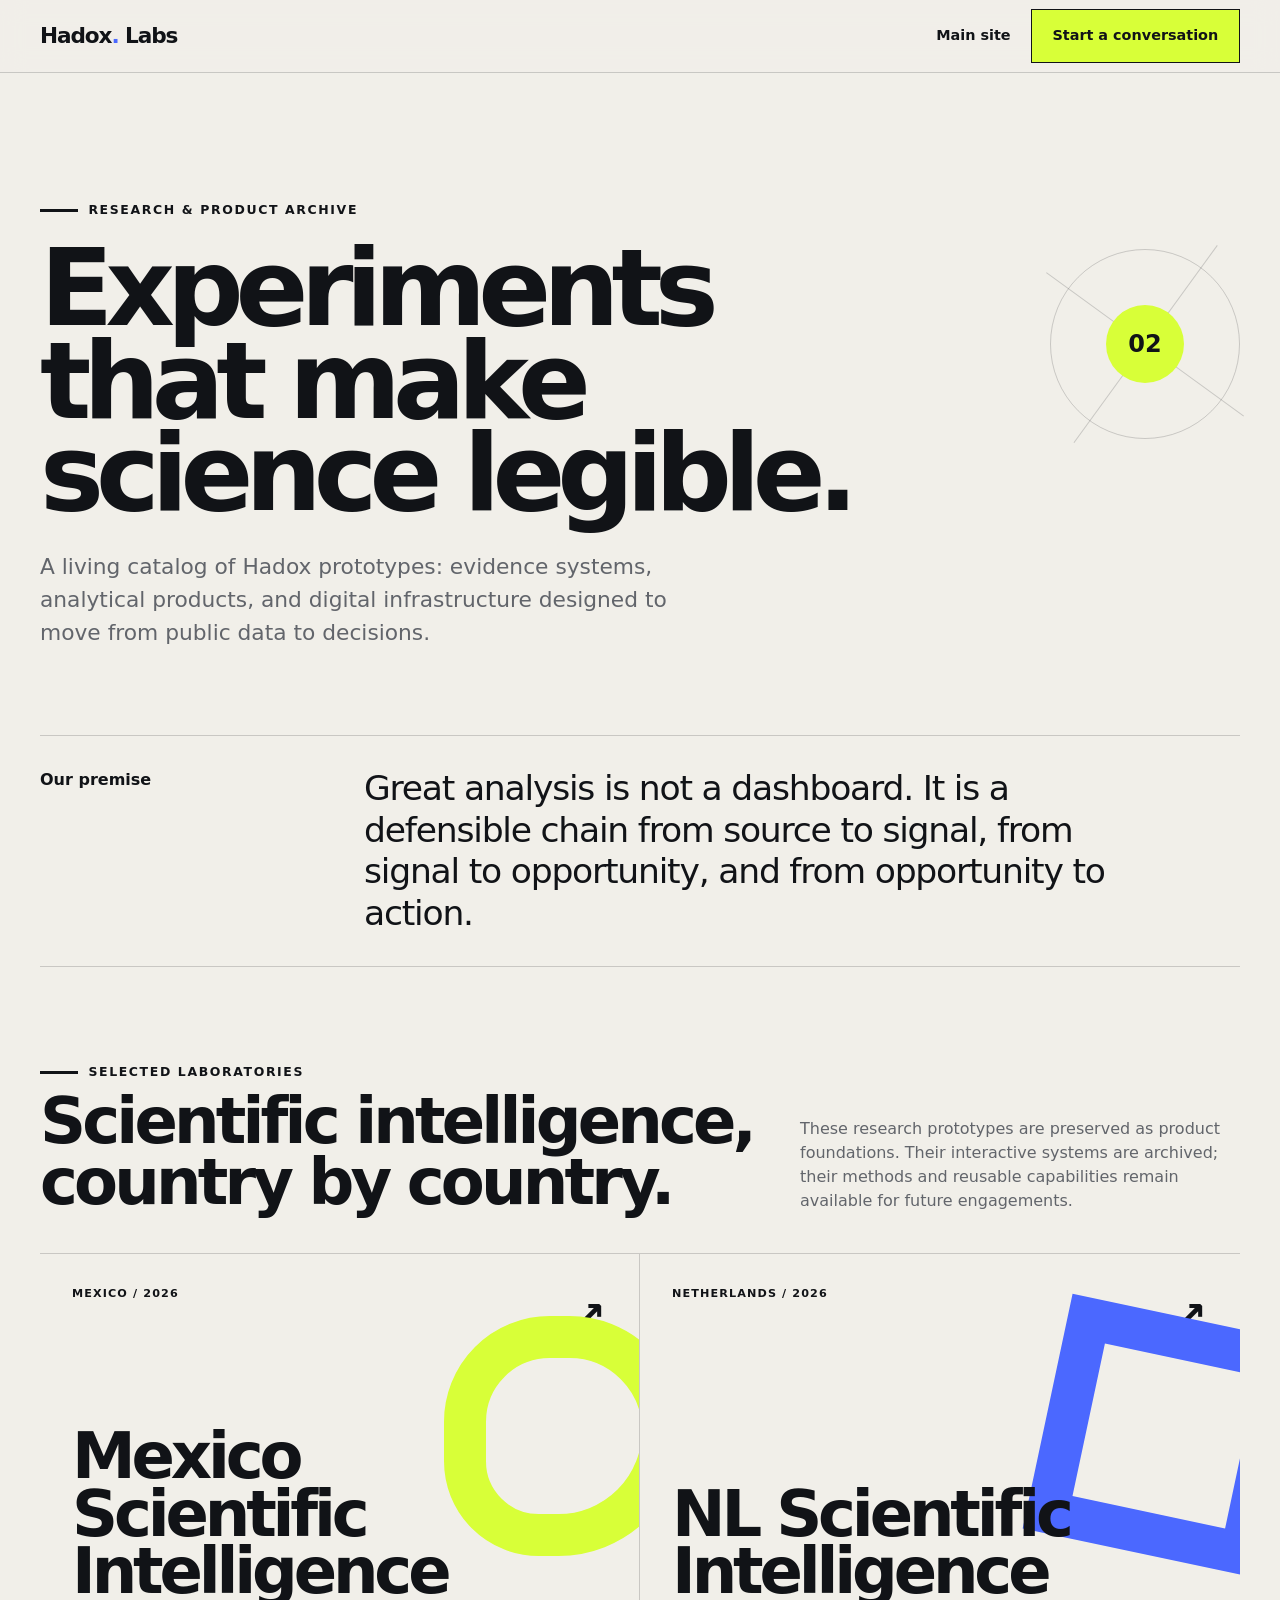
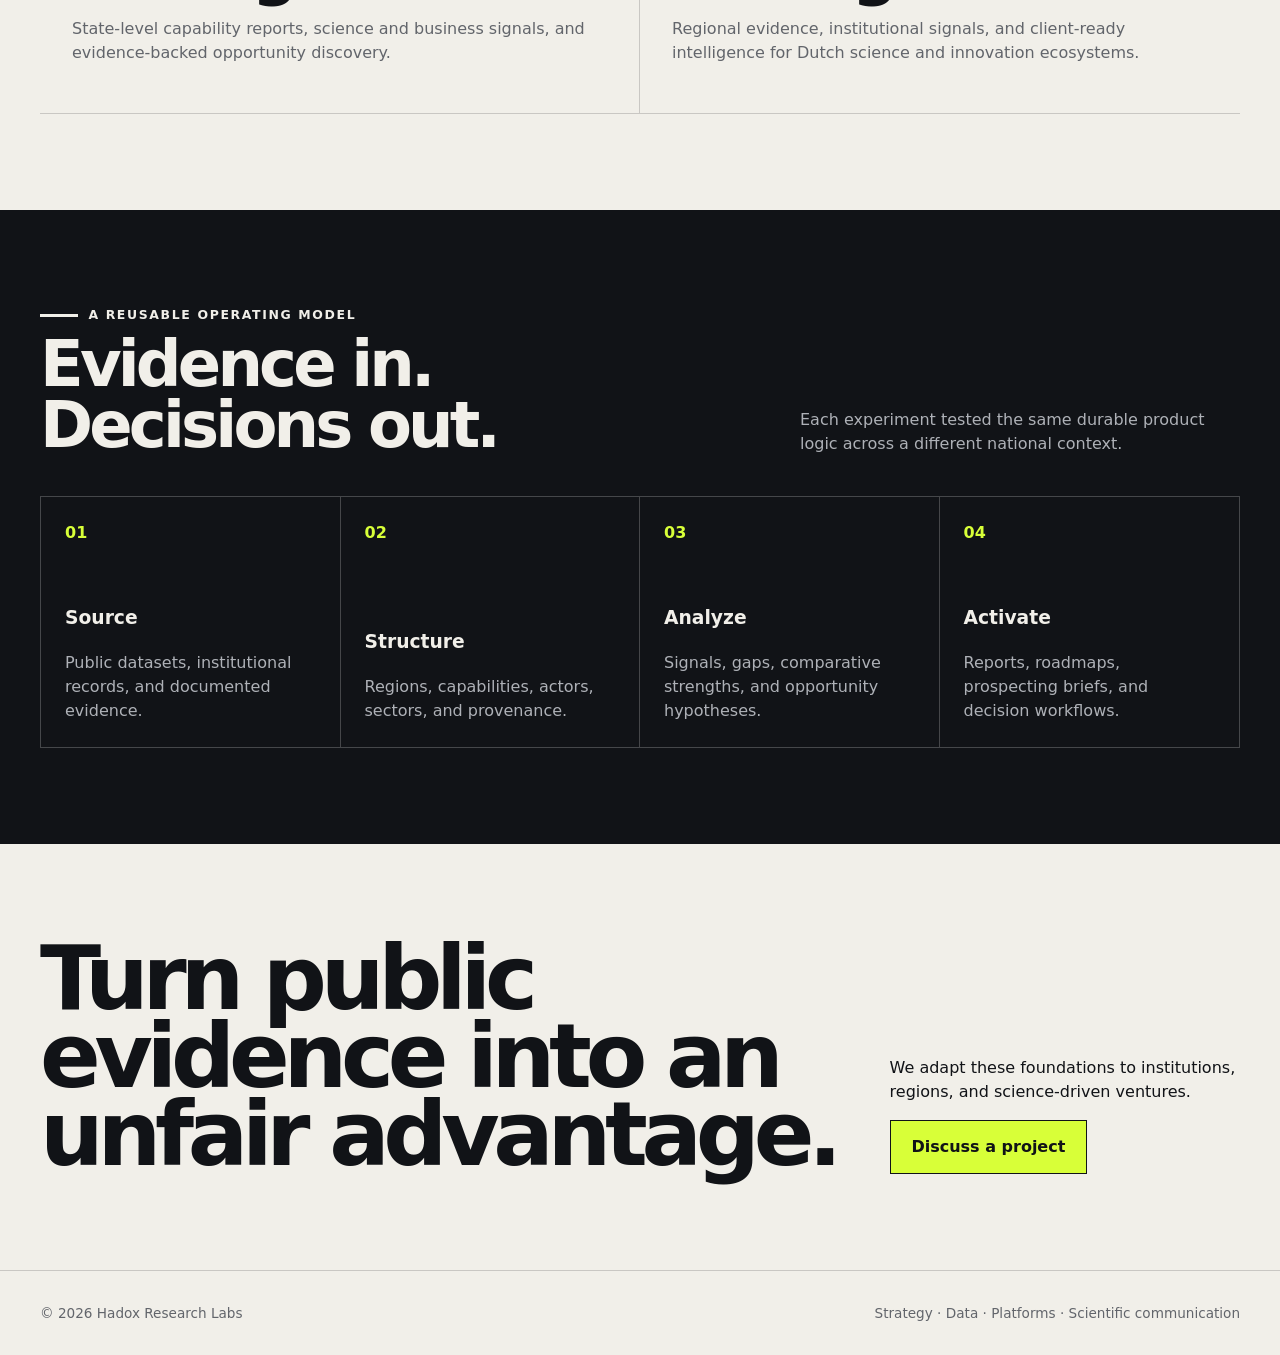
<file: index.html>
<!doctype html>
<html lang="en">
<head>
  <meta charset="utf-8">
  <meta name="viewport" content="width=device-width, initial-scale=1">
  <meta name="description" content="Hadox Research Labs product experiments: scientific intelligence systems that turn public evidence into opportunity maps, reports, and decisions.">
  <title>Hadox Labs — Product experiments for science intelligence</title>
  <link rel="stylesheet" href="./assets/styles.css">
</head>
<body>
  <a class="skip-link" href="#main">Skip to content</a>
  <header class="topbar"><nav class="nav shell" aria-label="Primary"><a class="brand" href="https://hadox.org">Hadox<span>.</span> Labs</a><div class="nav-links"><a href="https://hadox.org">Main site</a><a href="mailto:hi@hadox.org" class="button">Start a conversation</a></div></nav></header>
  <main id="main">
    <section class="hero shell">
      <div><div class="eyebrow">Research & product archive</div><h1>Experiments that make science legible.</h1><p class="hero-copy">A living catalog of Hadox prototypes: evidence systems, analytical products, and digital infrastructure designed to move from public data to decisions.</p></div>
      <div class="hero-index" aria-hidden="true"><strong>02</strong></div>
    </section>
    <div class="manifesto shell"><strong>Our premise</strong><p>Great analysis is not a dashboard. It is a defensible chain from source to signal, from signal to opportunity, and from opportunity to action.</p></div>
    <section class="section shell">
      <div class="section-head"><div><div class="eyebrow">Selected laboratories</div><h2>Scientific intelligence,<br>country by country.</h2></div><p>These research prototypes are preserved as product foundations. Their interactive systems are archived; their methods and reusable capabilities remain available for future engagements.</p></div>
      <div class="cards">
        <a class="card" href="./mexico-scientific-intelligence/"><div class="card-meta"><span>Mexico / 2026</span><span class="arrow">↗</span></div><div class="signal" aria-hidden="true"></div><h3>Mexico Scientific Intelligence</h3><p>State-level capability reports, science and business signals, and evidence-backed opportunity discovery.</p></a>
        <a class="card nl" href="./netherlands-scientific-intelligence/"><div class="card-meta"><span>Netherlands / 2026</span><span class="arrow">↗</span></div><div class="signal" aria-hidden="true"></div><h3>NL Scientific Intelligence</h3><p>Regional evidence, institutional signals, and client-ready intelligence for Dutch science and innovation ecosystems.</p></a>
      </div>
    </section>
    <section class="pipeline section">
      <div class="shell"><div class="section-head"><div><div class="eyebrow">A reusable operating model</div><h2>Evidence in.<br>Decisions out.</h2></div><p>Each experiment tested the same durable product logic across a different national context.</p></div><div class="steps"><div class="step"><b>01</b><h3>Source</h3><p>Public datasets, institutional records, and documented evidence.</p></div><div class="step"><b>02</b><h3>Structure</h3><p>Regions, capabilities, actors, sectors, and provenance.</p></div><div class="step"><b>03</b><h3>Analyze</h3><p>Signals, gaps, comparative strengths, and opportunity hypotheses.</p></div><div class="step"><b>04</b><h3>Activate</h3><p>Reports, roadmaps, prospecting briefs, and decision workflows.</p></div></div></div>
    </section>
    <section class="cta shell"><h2>Turn public evidence into an unfair advantage.</h2><div><p>We adapt these foundations to institutions, regions, and science-driven ventures.</p><a class="button" href="mailto:hi@hadox.org?subject=Scientific%20intelligence%20project">Discuss a project</a></div></section>
  </main>
  <footer><div class="footer-row shell"><span>© 2026 Hadox Research Labs</span><span>Strategy · Data · Platforms · Scientific communication</span></div></footer>
</body>
</html>
</file>
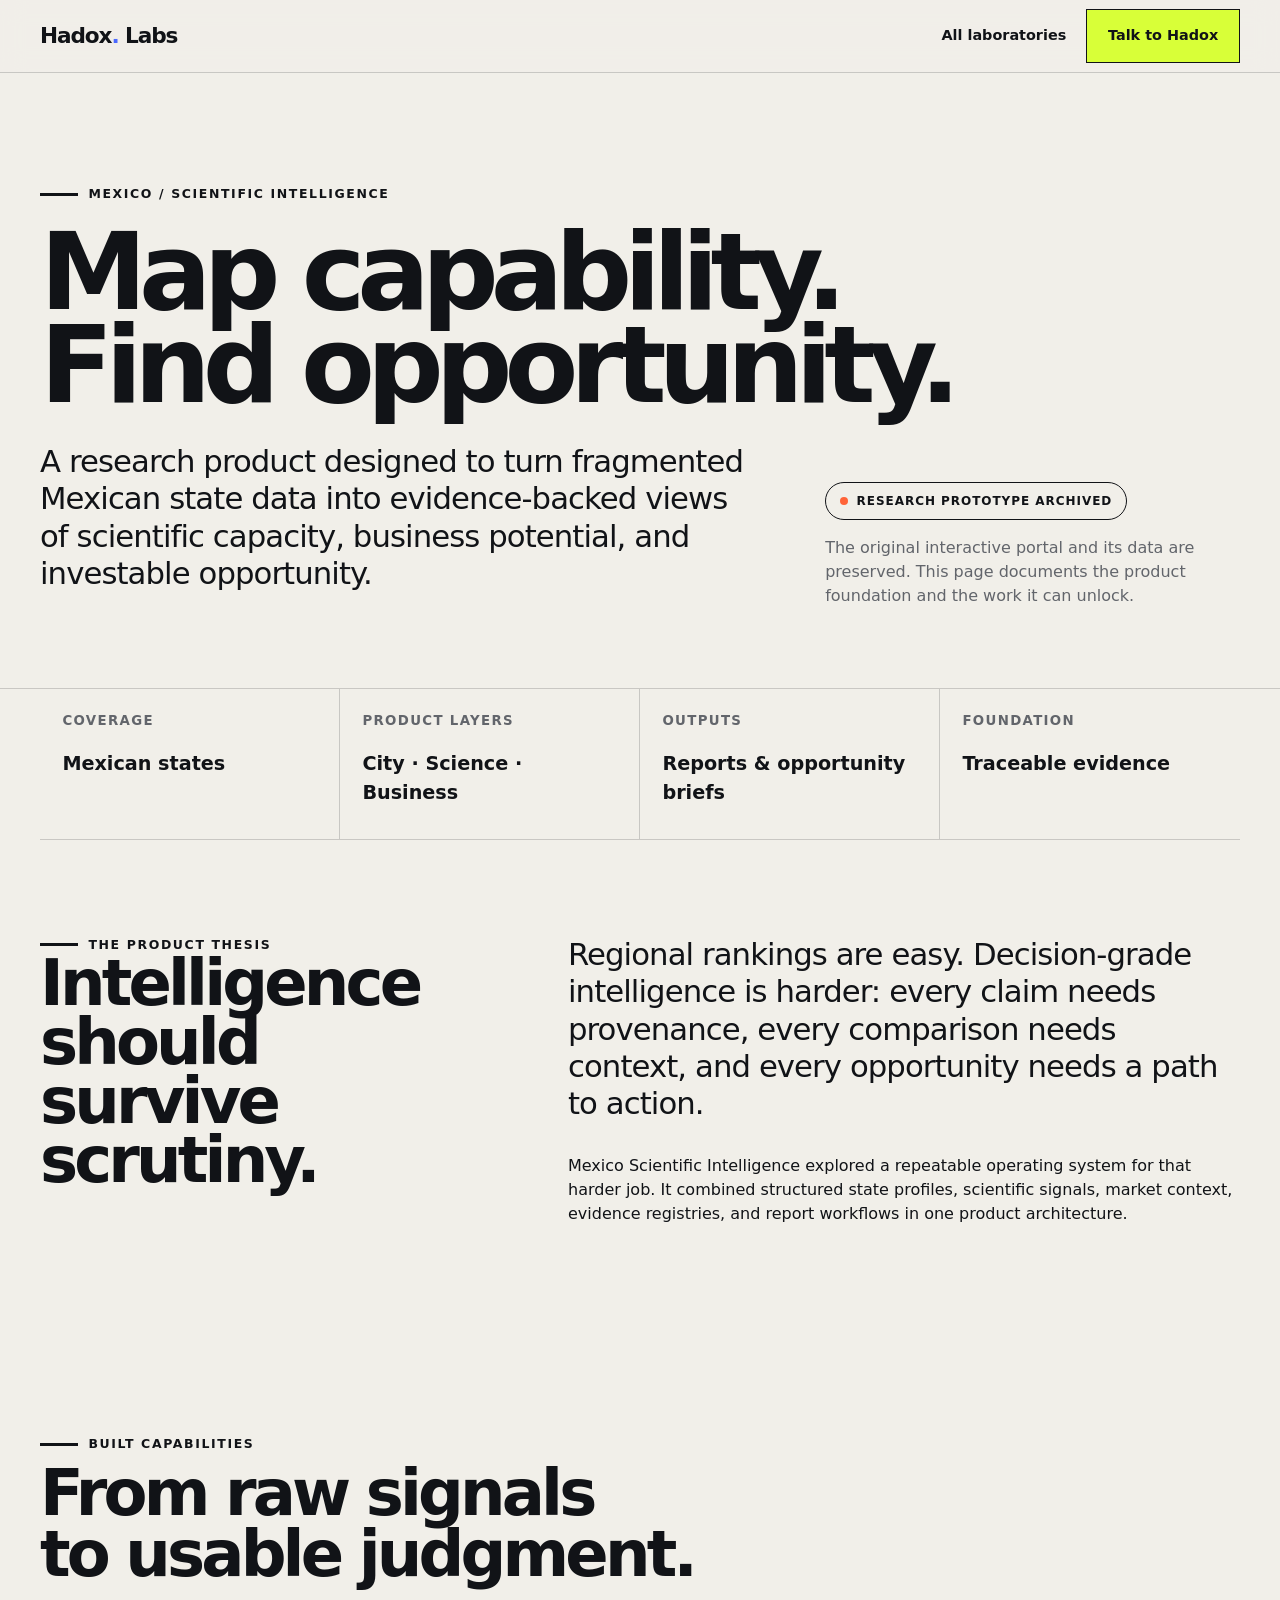
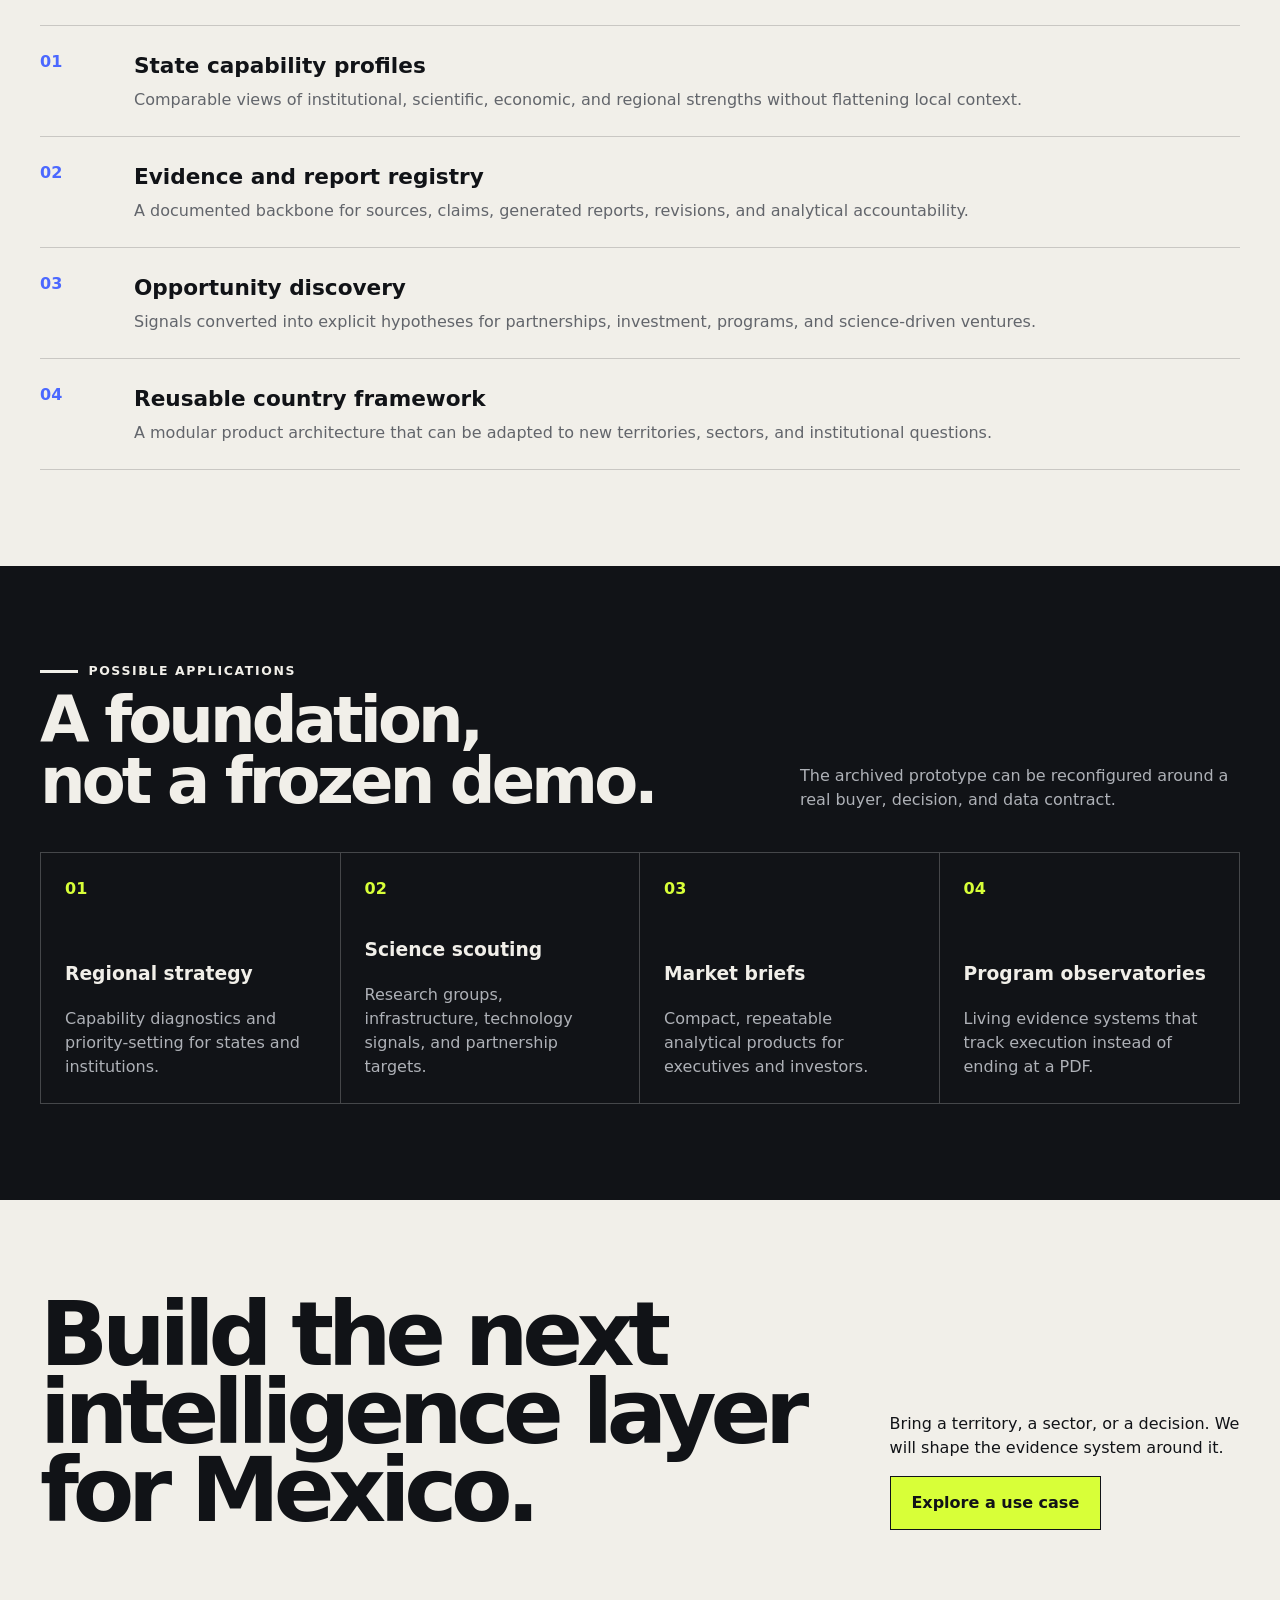
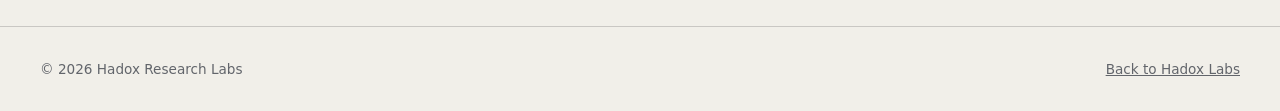
<file: mexico-scientific-intelligence/index.html>
<!doctype html>
<html lang="en">
<head>
  <meta charset="utf-8"><meta name="viewport" content="width=device-width, initial-scale=1">
  <meta name="description" content="Mexico Scientific Intelligence, a Hadox Research Labs experiment in state-level capabilities, science signals, and evidence-backed opportunity discovery.">
  <title>Mexico Scientific Intelligence — Hadox Labs</title>
  <link rel="stylesheet" href="../assets/styles.css">
</head>
<body>
  <a class="skip-link" href="#main">Skip to content</a>
  <header class="topbar"><nav class="nav shell" aria-label="Primary"><a class="brand" href="../">Hadox<span>.</span> Labs</a><div class="nav-links"><a href="../">All laboratories</a><a href="mailto:hi@hadox.org" class="button">Talk to Hadox</a></div></nav></header>
  <main id="main">
    <section class="product-hero"><div class="shell"><div class="eyebrow">Mexico / Scientific intelligence</div><h1>Map capability.<br>Find opportunity.</h1><div class="product-intro"><p class="lede">A research product designed to turn fragmented Mexican state data into evidence-backed views of scientific capacity, business potential, and investable opportunity.</p><div><span class="status">Research prototype archived</span><p style="margin-top:1rem;color:var(--muted)">The original interactive portal and its data are preserved. This page documents the product foundation and the work it can unlock.</p></div></div></div></section>
    <div class="facts shell"><div class="fact"><small>Coverage</small><strong>Mexican states</strong></div><div class="fact"><small>Product layers</small><strong>City · Science · Business</strong></div><div class="fact"><small>Outputs</small><strong>Reports & opportunity briefs</strong></div><div class="fact"><small>Foundation</small><strong>Traceable evidence</strong></div></div>
    <section class="section shell split"><div><div class="eyebrow">The product thesis</div><h2>Intelligence should survive scrutiny.</h2></div><div><p class="lede">Regional rankings are easy. Decision-grade intelligence is harder: every claim needs provenance, every comparison needs context, and every opportunity needs a path to action.</p><p>Mexico Scientific Intelligence explored a repeatable operating system for that harder job. It combined structured state profiles, scientific signals, market context, evidence registries, and report workflows in one product architecture.</p></div></section>
    <section class="section shell"><div class="section-head"><div><div class="eyebrow">Built capabilities</div><h2>From raw signals<br>to usable judgment.</h2></div></div><div class="capabilities">
      <div class="capability"><span>01</span><div><h3>State capability profiles</h3><p>Comparable views of institutional, scientific, economic, and regional strengths without flattening local context.</p></div></div>
      <div class="capability"><span>02</span><div><h3>Evidence and report registry</h3><p>A documented backbone for sources, claims, generated reports, revisions, and analytical accountability.</p></div></div>
      <div class="capability"><span>03</span><div><h3>Opportunity discovery</h3><p>Signals converted into explicit hypotheses for partnerships, investment, programs, and science-driven ventures.</p></div></div>
      <div class="capability"><span>04</span><div><h3>Reusable country framework</h3><p>A modular product architecture that can be adapted to new territories, sectors, and institutional questions.</p></div></div>
    </div></section>
    <section class="pipeline section"><div class="shell"><div class="section-head"><div><div class="eyebrow">Possible applications</div><h2>A foundation,<br>not a frozen demo.</h2></div><p>The archived prototype can be reconfigured around a real buyer, decision, and data contract.</p></div><div class="steps"><div class="step"><b>01</b><h3>Regional strategy</h3><p>Capability diagnostics and priority-setting for states and institutions.</p></div><div class="step"><b>02</b><h3>Science scouting</h3><p>Research groups, infrastructure, technology signals, and partnership targets.</p></div><div class="step"><b>03</b><h3>Market briefs</h3><p>Compact, repeatable analytical products for executives and investors.</p></div><div class="step"><b>04</b><h3>Program observatories</h3><p>Living evidence systems that track execution instead of ending at a PDF.</p></div></div></div></section>
    <section class="cta shell"><h2>Build the next intelligence layer for Mexico.</h2><div><p>Bring a territory, a sector, or a decision. We will shape the evidence system around it.</p><a class="button" href="mailto:hi@hadox.org?subject=Mexico%20Scientific%20Intelligence">Explore a use case</a></div></section>
  </main>
  <footer><div class="footer-row shell"><span>© 2026 Hadox Research Labs</span><a href="../">Back to Hadox Labs</a></div></footer>
</body>
</html>
</file>
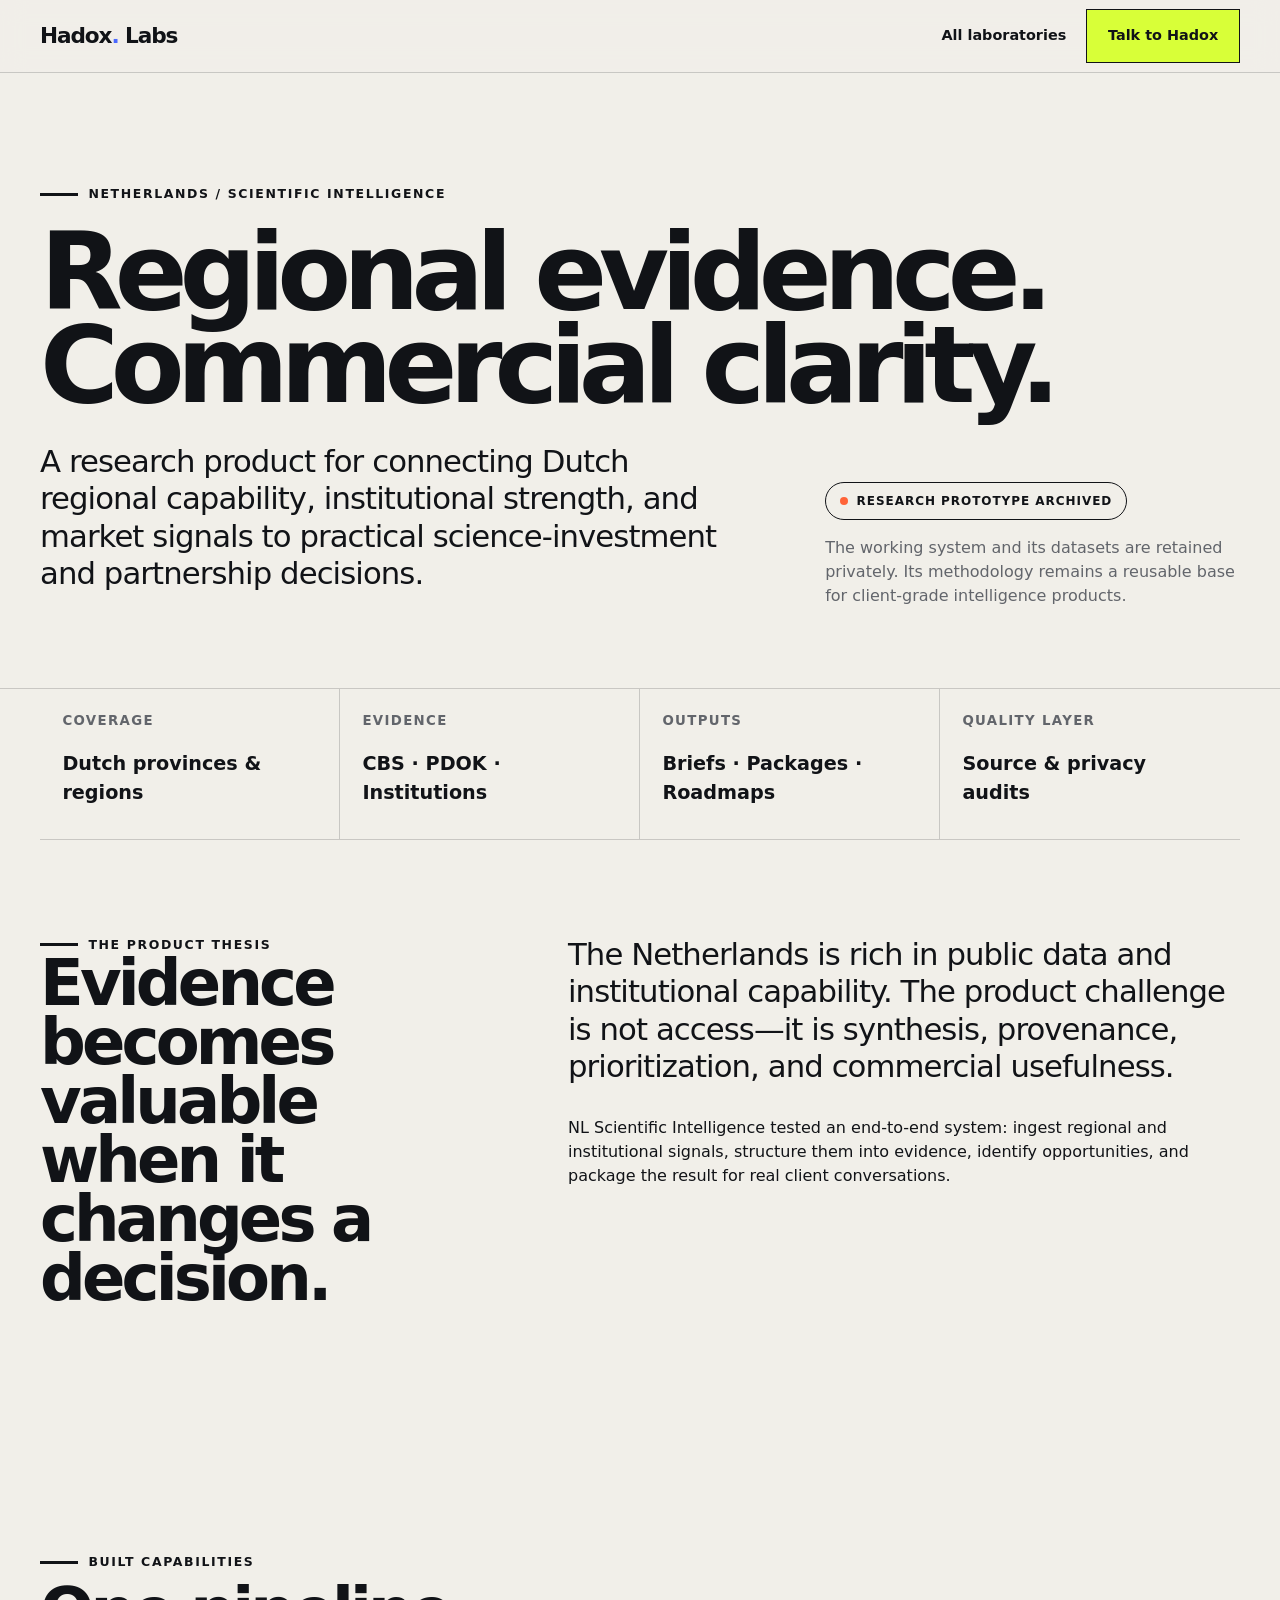
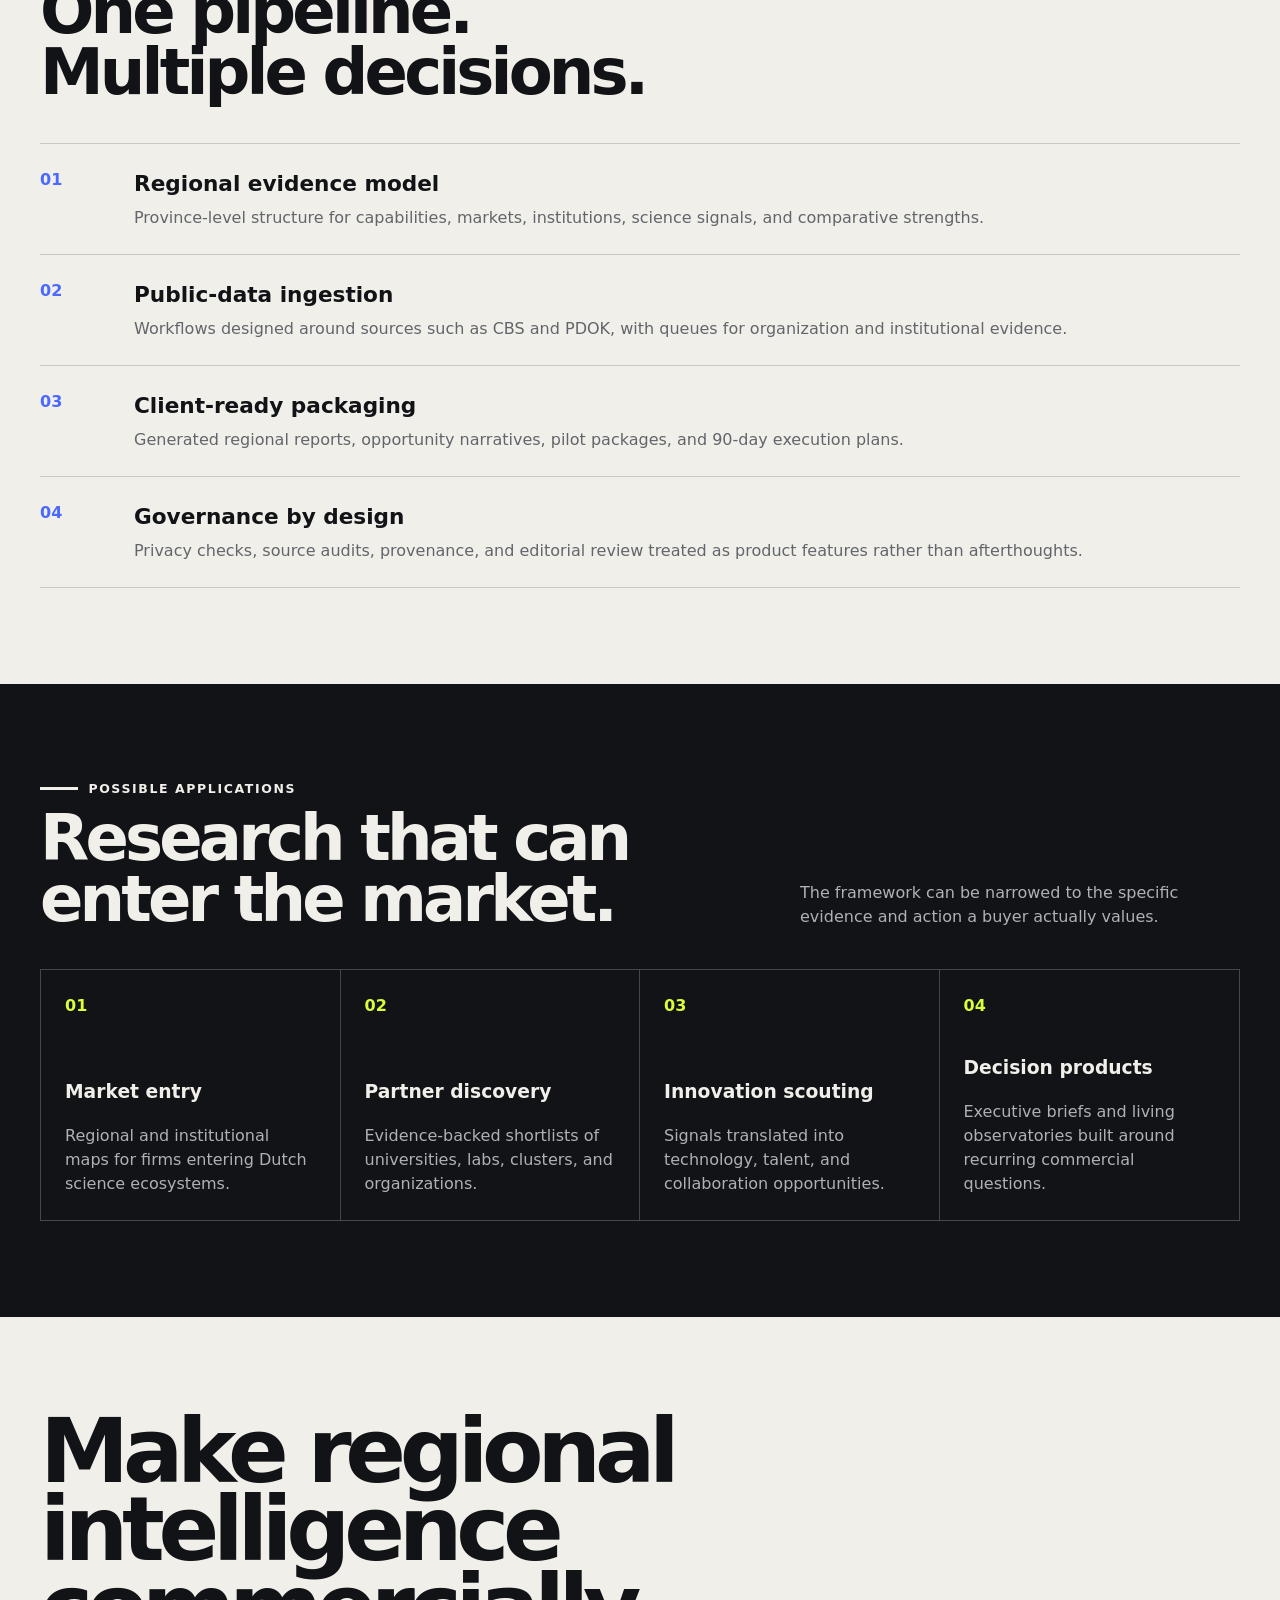
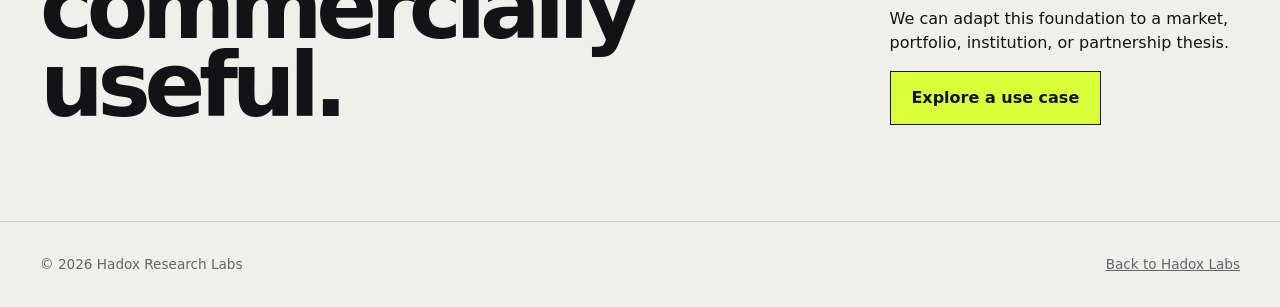
<file: netherlands-scientific-intelligence/index.html>
<!doctype html>
<html lang="en">
<head>
  <meta charset="utf-8"><meta name="viewport" content="width=device-width, initial-scale=1">
  <meta name="description" content="NL Scientific Intelligence, a Hadox Research Labs experiment in Dutch regional evidence, institutional signals, and science-investment opportunity discovery.">
  <title>NL Scientific Intelligence — Hadox Labs</title>
  <link rel="stylesheet" href="../assets/styles.css">
</head>
<body>
  <a class="skip-link" href="#main">Skip to content</a>
  <header class="topbar"><nav class="nav shell" aria-label="Primary"><a class="brand" href="../">Hadox<span>.</span> Labs</a><div class="nav-links"><a href="../">All laboratories</a><a href="mailto:hi@hadox.org" class="button">Talk to Hadox</a></div></nav></header>
  <main id="main">
    <section class="product-hero"><div class="shell"><div class="eyebrow">Netherlands / Scientific intelligence</div><h1>Regional evidence.<br>Commercial clarity.</h1><div class="product-intro"><p class="lede">A research product for connecting Dutch regional capability, institutional strength, and market signals to practical science-investment and partnership decisions.</p><div><span class="status">Research prototype archived</span><p style="margin-top:1rem;color:var(--muted)">The working system and its datasets are retained privately. Its methodology remains a reusable base for client-grade intelligence products.</p></div></div></div></section>
    <div class="facts shell"><div class="fact"><small>Coverage</small><strong>Dutch provinces & regions</strong></div><div class="fact"><small>Evidence</small><strong>CBS · PDOK · Institutions</strong></div><div class="fact"><small>Outputs</small><strong>Briefs · Packages · Roadmaps</strong></div><div class="fact"><small>Quality layer</small><strong>Source & privacy audits</strong></div></div>
    <section class="section shell split"><div><div class="eyebrow">The product thesis</div><h2>Evidence becomes valuable when it changes a decision.</h2></div><div><p class="lede">The Netherlands is rich in public data and institutional capability. The product challenge is not access—it is synthesis, provenance, prioritization, and commercial usefulness.</p><p>NL Scientific Intelligence tested an end-to-end system: ingest regional and institutional signals, structure them into evidence, identify opportunities, and package the result for real client conversations.</p></div></section>
    <section class="section shell"><div class="section-head"><div><div class="eyebrow">Built capabilities</div><h2>One pipeline.<br>Multiple decisions.</h2></div></div><div class="capabilities">
      <div class="capability"><span>01</span><div><h3>Regional evidence model</h3><p>Province-level structure for capabilities, markets, institutions, science signals, and comparative strengths.</p></div></div>
      <div class="capability"><span>02</span><div><h3>Public-data ingestion</h3><p>Workflows designed around sources such as CBS and PDOK, with queues for organization and institutional evidence.</p></div></div>
      <div class="capability"><span>03</span><div><h3>Client-ready packaging</h3><p>Generated regional reports, opportunity narratives, pilot packages, and 90-day execution plans.</p></div></div>
      <div class="capability"><span>04</span><div><h3>Governance by design</h3><p>Privacy checks, source audits, provenance, and editorial review treated as product features rather than afterthoughts.</p></div></div>
    </div></section>
    <section class="pipeline section"><div class="shell"><div class="section-head"><div><div class="eyebrow">Possible applications</div><h2>Research that can<br>enter the market.</h2></div><p>The framework can be narrowed to the specific evidence and action a buyer actually values.</p></div><div class="steps"><div class="step"><b>01</b><h3>Market entry</h3><p>Regional and institutional maps for firms entering Dutch science ecosystems.</p></div><div class="step"><b>02</b><h3>Partner discovery</h3><p>Evidence-backed shortlists of universities, labs, clusters, and organizations.</p></div><div class="step"><b>03</b><h3>Innovation scouting</h3><p>Signals translated into technology, talent, and collaboration opportunities.</p></div><div class="step"><b>04</b><h3>Decision products</h3><p>Executive briefs and living observatories built around recurring commercial questions.</p></div></div></div></section>
    <section class="cta shell"><h2>Make regional intelligence commercially useful.</h2><div><p>We can adapt this foundation to a market, portfolio, institution, or partnership thesis.</p><a class="button" href="mailto:hi@hadox.org?subject=NL%20Scientific%20Intelligence">Explore a use case</a></div></section>
  </main>
  <footer><div class="footer-row shell"><span>© 2026 Hadox Research Labs</span><a href="../">Back to Hadox Labs</a></div></footer>
</body>
</html>
</file>
<file: assets/styles.css>
:root {
  --ink: #111317;
  --paper: #f1efe9;
  --paper-2: #e6e2d8;
  --line: rgba(17, 19, 23, .18);
  --muted: #62656b;
  --acid: #d8ff38;
  --blue: #4b68ff;
  --orange: #ff6338;
  --max: 1200px;
}

* { box-sizing: border-box; }
html { scroll-behavior: smooth; }
body {
  margin: 0;
  color: var(--ink);
  background: var(--paper);
  font-family: Inter, ui-sans-serif, system-ui, -apple-system, BlinkMacSystemFont, "Segoe UI", sans-serif;
  line-height: 1.5;
}
a { color: inherit; }
.skip-link { position: absolute; left: -9999px; }
.skip-link:focus { left: 1rem; top: 1rem; z-index: 20; padding: .75rem; background: white; }
.shell { width: min(calc(100% - 40px), var(--max)); margin: 0 auto; }
.topbar {
  position: sticky; top: 0; z-index: 10;
  border-bottom: 1px solid var(--line);
  background: rgba(241,239,233,.94);
  backdrop-filter: blur(12px);
}
.nav { min-height: 72px; display: flex; align-items: center; justify-content: space-between; gap: 1rem; }
.brand { font-weight: 900; letter-spacing: -.05em; font-size: 1.35rem; text-decoration: none; }
.brand span { color: var(--blue); }
.nav-links { display: flex; align-items: center; gap: 1.25rem; font-size: .9rem; font-weight: 700; }
.nav-links a { text-decoration: none; }
.nav-links a:hover { text-decoration: underline; text-underline-offset: 4px; }
.hero { min-height: 70vh; display: grid; grid-template-columns: 1.45fr .55fr; gap: 4rem; align-items: end; padding: 8rem 0 4rem; }
.eyebrow { display: flex; align-items: center; gap: .65rem; font-size: .78rem; font-weight: 850; letter-spacing: .13em; text-transform: uppercase; }
.eyebrow::before { content: ""; width: 38px; height: 3px; background: currentColor; }
h1, h2, h3, p { margin-top: 0; }
h1 { max-width: 980px; margin: 1.4rem 0 2rem; font-size: clamp(3.3rem, 8.4vw, 8.8rem); line-height: .86; letter-spacing: -.075em; }
.hero-copy { max-width: 650px; font-size: clamp(1.1rem, 1.7vw, 1.5rem); color: var(--muted); }
.hero-index { justify-self: end; align-self: start; margin-top: 3rem; width: 190px; height: 190px; border: 1px solid var(--line); border-radius: 50%; display: grid; place-items: center; position: relative; }
.hero-index::before, .hero-index::after { content: ""; position: absolute; background: var(--line); }
.hero-index::before { width: 130%; height: 1px; transform: rotate(36deg); }
.hero-index::after { width: 1px; height: 130%; transform: rotate(36deg); }
.hero-index strong { z-index: 1; background: var(--acid); border-radius: 50%; width: 78px; height: 78px; display: grid; place-items: center; font-size: 1.5rem; }
.manifesto { border-top: 1px solid var(--line); border-bottom: 1px solid var(--line); padding: 2rem 0; display: grid; grid-template-columns: 1fr 3fr; gap: 2rem; }
.manifesto p { margin: 0; max-width: 800px; font-size: clamp(1.25rem, 2.7vw, 2.2rem); line-height: 1.2; letter-spacing: -.035em; }
.section { padding: 6rem 0; }
.section-head { display: flex; justify-content: space-between; align-items: end; gap: 2rem; margin-bottom: 2.5rem; }
.section-head h2 { margin: .6rem 0 0; font-size: clamp(2.5rem, 5vw, 5rem); line-height: .95; letter-spacing: -.06em; }
.section-head p { max-width: 440px; margin: 0; color: var(--muted); }
.cards { display: grid; grid-template-columns: repeat(2, 1fr); border-top: 1px solid var(--line); }
.card { min-height: 460px; padding: 2rem; border-bottom: 1px solid var(--line); position: relative; overflow: hidden; text-decoration: none; display: flex; flex-direction: column; }
.card:nth-child(odd) { border-right: 1px solid var(--line); }
.card:hover .arrow { transform: translate(6px, -6px); }
.card:hover .signal { transform: scale(1.08) rotate(7deg); }
.card-meta { display: flex; justify-content: space-between; text-transform: uppercase; letter-spacing: .1em; font-size: .7rem; font-weight: 800; }
.card h3 { position: relative; z-index: 2; max-width: 650px; margin: auto 0 1rem; font-size: clamp(2.4rem, 5vw, 5.4rem); line-height: .9; letter-spacing: -.065em; }
.card p { position: relative; z-index: 2; max-width: 520px; color: var(--muted); }
.arrow { font-size: 2.5rem; transition: transform .2s ease; }
.signal { position: absolute; right: -45px; top: 62px; width: 240px; height: 240px; border: 42px solid var(--acid); border-radius: 48% 52% 57% 43%; transition: transform .35s ease; }
.card.nl .signal { border-color: var(--blue); border-radius: 0; transform: rotate(12deg); }
.card.nl:hover .signal { transform: scale(1.08) rotate(19deg); }
.product-hero { padding: 7rem 0 4rem; border-bottom: 1px solid var(--line); }
.product-hero h1 { max-width: 1050px; }
.product-intro { display: grid; grid-template-columns: 1.7fr 1fr; gap: 5rem; align-items: end; }
.status { display: inline-flex; gap: .55rem; align-items: center; padding: .55rem .85rem; border: 1px solid currentColor; border-radius: 999px; font-size: .75rem; font-weight: 800; text-transform: uppercase; letter-spacing: .08em; }
.status::before { content: ""; width: 8px; height: 8px; border-radius: 50%; background: var(--orange); }
.lede { font-size: clamp(1.3rem, 2.4vw, 2rem); line-height: 1.22; letter-spacing: -.03em; }
.facts { display: grid; grid-template-columns: repeat(4, 1fr); border-bottom: 1px solid var(--line); }
.fact { min-height: 150px; padding: 1.4rem; border-right: 1px solid var(--line); }
.fact:last-child { border-right: 0; }
.fact small { display: block; margin-bottom: 1.2rem; color: var(--muted); text-transform: uppercase; font-weight: 800; letter-spacing: .1em; }
.fact strong { font-size: 1.2rem; }
.split { display: grid; grid-template-columns: .8fr 1.2fr; gap: 5rem; }
.split h2 { font-size: clamp(2.8rem, 5vw, 5rem); line-height: .92; letter-spacing: -.06em; }
.capabilities { border-top: 1px solid var(--line); }
.capability { display: grid; grid-template-columns: 70px 1fr; gap: 1.5rem; padding: 1.5rem 0; border-bottom: 1px solid var(--line); }
.capability span { font-weight: 900; color: var(--blue); }
.capability h3 { margin-bottom: .35rem; font-size: 1.35rem; }
.capability p { margin: 0; color: var(--muted); }
.pipeline { background: var(--ink); color: var(--paper); }
.pipeline .section-head p { color: #aeb1b7; }
.steps { display: grid; grid-template-columns: repeat(4, 1fr); border: 1px solid rgba(255,255,255,.22); }
.step { min-height: 250px; padding: 1.5rem; border-right: 1px solid rgba(255,255,255,.22); display: flex; flex-direction: column; }
.step:last-child { border-right: 0; }
.step b { color: var(--acid); }
.step h3 { margin-top: auto; }
.step p { color: #aeb1b7; margin: 0; }
.cta { display: grid; grid-template-columns: 1.4fr .6fr; align-items: end; gap: 2rem; padding: 6rem 0; }
.cta h2 { margin: 0; font-size: clamp(3rem, 7vw, 7.5rem); line-height: .87; letter-spacing: -.07em; }
.button { display: inline-flex; justify-content: center; align-items: center; min-height: 54px; padding: 0 1.3rem; background: var(--acid); border: 1px solid var(--ink); text-decoration: none; font-weight: 850; }
.button:hover { background: var(--ink); color: white; }
footer { border-top: 1px solid var(--line); padding: 2rem 0; }
.footer-row { display: flex; justify-content: space-between; gap: 2rem; color: var(--muted); font-size: .85rem; }

@media (max-width: 800px) {
  .nav-links a:not(.button) { display: none; }
  .hero { min-height: auto; grid-template-columns: 1fr; padding-top: 5rem; gap: 1rem; }
  .hero-index { justify-self: start; width: 130px; height: 130px; }
  .manifesto, .product-intro, .split, .cta { grid-template-columns: 1fr; gap: 2rem; }
  .cards, .facts, .steps { grid-template-columns: 1fr; }
  .card:nth-child(odd), .fact, .step { border-right: 0; }
  .card { min-height: 390px; padding: 1.25rem; }
  .fact, .step { border-bottom: 1px solid var(--line); }
  .pipeline .step { border-bottom-color: rgba(255,255,255,.22); }
  .section { padding: 4rem 0; }
  .section-head { align-items: start; flex-direction: column; }
  .footer-row { flex-direction: column; }
}

@media (prefers-reduced-motion: reduce) {
  html { scroll-behavior: auto; }
  *, *::before, *::after { transition: none !important; }
}
</file>
